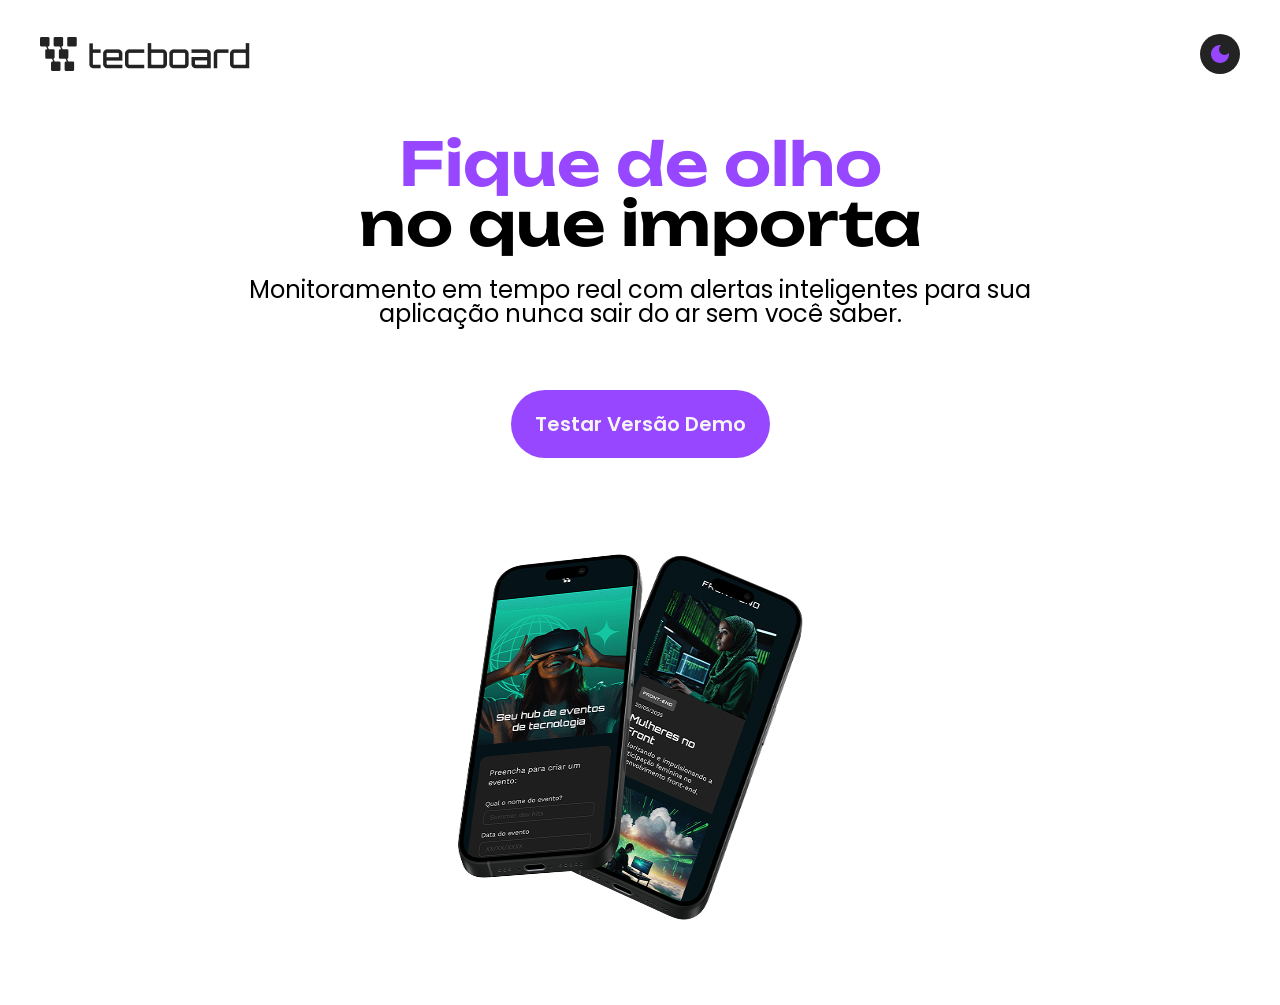
<file: tecboard/index.html>
<!doctype html>
<html lang="PT-br">
    <head>
        <meta charset="UTF-8">
        <meta name="viewport" content="width=device-width, initial-scale=1.0">
        <link rel="stylesheet" href="styles/styles.css">
        <link rel="stylesheet" href="styles/header.css">
        <link rel="stylesheet" href="styles/main.css">
        <link rel="icon" href="favicon-tecboard-branco.svg">
    </head>

    <body>
        <header class="cabecalho">
            <img class="cabecalho--logo" src="images/logo-tecboard-branco.png" alt="Logo tecboard">

            <input type="checkbox" id="darkmode" class="cabecalho--input">
            <label for="darkmode" class="input--label">
            </label>
        </header>

        <main class="conteudo">
            <h1 class="conteudo--titulo"><span class="titulo--destaque">Fique de olho<br></span> no que importa</h1>

            <p class="conteudo--texto">Monitoramento em tempo real com alertas inteligentes para sua aplicação nunca sair do ar sem você saber.</p>

            <a href="#" class="conteudo--botao">Testar Versão Demo</a>

            <picture class="conteudo--picture">
                <source media="(min-width:768px)" srcset="images/celulares-sobrepostos.png">
                <img class="picture--image" src="images/celulares-sobrepostos-mobile.png" alt="Dois celulares abertos no app da tecboard">
            </picture>

        </main>
    </body>
</html>
</file>
<file: tecboard/styles/styles.css>
@import url('https://fonts.googleapis.com/css2?family=Josefin+Sans:ital,wght@0,100..700;1,100..700&family=Poppins&display=swap');
@import url('https://fonts.googleapis.com/css2?family=Josefin+Sans:ital,wght@0,100..700;1,100..700&family=Poppins&family=Unbounded:wght@200..900&display=swap');

html, body, div, span, applet, object, iframe,
h1, h2, h3, h4, h5, h6, p, blockquote, pre,
a, abbr, acronym, address, big, cite, code,
del, dfn, em, img, ins, kbd, q, s, samp,
small, strike, strong, sub, sup, tt, var,
b, u, i, center,
dl, dt, dd, ol, ul, li,
fieldset, form, label, legend,
table, caption, tbody, tfoot, thead, tr, th, td,
article, aside, canvas, details, embed, 
figure, figcaption, footer, header, hgroup, 
menu, nav, output, ruby, section, summary,
time, mark, audio, video {
	margin: 0;
	padding: 0;
	border: 0;
	font-size: 100%;
	font: inherit;
	vertical-align: baseline;
}
/* HTML5 display-role reset for older browsers */
article, aside, details, figcaption, figure, 
footer, header, hgroup, menu, nav, section {
	display: block;
}
body {
	line-height: 1;
}
ol, ul {
	list-style: none;
}
blockquote, q {
	quotes: none;
}
blockquote:before, blockquote:after,
q:before, q:after {
	content: '';
	content: none;
}
table {
	border-collapse: collapse;
	border-spacing: 0;
}


:root {
     --roxo-destaque: #9747ff;
     --roxo-hover: #8233E8;
     --off-white: #F5F5F5;
     --grafite: #232323;
     --fundo-dark: #0E1014;
     --fundo-light: #FFFFFF;

     --font-texto: "Poppins";
     --font--titulo: "Unbounded";

     --titulo-size: 5.3504rem;
     --mobile-titulo-size: 2.5rem;
     --body-size: 2.0064rem;

	 --tablet-titulo-size: 3.75rem;
	 --tablet-text-size: 1.5rem;
} 

body {
        margin: 34px 16px;
}
</file>
<file: tecboard/styles/header.css>
.cabecalho {
    display: flex;
    justify-content: space-between;
    align-items: center;
}

.cabecalho--logo {
    width: 210px;
    height: 34px;
}

.cabecalho--darkWhiteMode {
    border: 0;
    box-shadow: none;
    background-color: transparent;
}

.cabecalho--input {
    display: none;
}

.input--label {
    width: 40px;
    height: 40px;
    background-image: url("../images/darkmode-branco.svg");
}

@media screen and (min-width: 1024px) {
    .cabecalho {
        margin: 0 auto 60px auto;
        width: 1200px;
    }
}
</file>
<file: tecboard/styles/main.css>
.conteudo {
    display: flex;
    flex-direction: column;
    gap: 24px;
    margin-top: 54px;
    align-items: center;
}

.conteudo--titulo {
    font-size: 80px;
    font-family: var(--font--titulo);
    font-weight: 600;
    text-align: center;
    
}

.titulo--destaque {
    color: var(--roxo-destaque);
}

.conteudo--texto {
    font-family: var(--font-texto);
    font-weight: 400;
    font-size: 20px;
    text-align: center;
}

.conteudo--botao {
    background-color: var(--roxo-destaque);
    text-decoration: none;
    padding: 24px;
    font-size: 20px;
    color: var(--off-white);
    border-radius: 36px;
    font-family: var(--font-texto);
    font-weight: 600;
    margin: 40px;
}


@media screen and (min-width: 768px) {
    .conteudo--titulo {
        font-size: var(--tablet-titulo-size);
    }

    .conteudo--texto {
        font-size: var(--tablet-text-size);
    }

    .picture--image {
        width: 624px;
        height: 446px;
    }
}

@media screen and (min-width:1024px) {
    .conteudo {
        width: 792px;
        margin: auto;
    }

}
</file>
<file: tecboard/tecboard/styles/styles.css>
@import url('https://fonts.googleapis.com/css2?family=Josefin+Sans:ital,wght@0,100..700;1,100..700&family=Poppins&display=swap');
@import url('https://fonts.googleapis.com/css2?family=Josefin+Sans:ital,wght@0,100..700;1,100..700&family=Poppins&family=Unbounded:wght@200..900&display=swap');

html, body, div, span, applet, object, iframe,
h1, h2, h3, h4, h5, h6, p, blockquote, pre,
a, abbr, acronym, address, big, cite, code,
del, dfn, em, img, ins, kbd, q, s, samp,
small, strike, strong, sub, sup, tt, var,
b, u, i, center,
dl, dt, dd, ol, ul, li,
fieldset, form, label, legend,
table, caption, tbody, tfoot, thead, tr, th, td,
article, aside, canvas, details, embed, 
figure, figcaption, footer, header, hgroup, 
menu, nav, output, ruby, section, summary,
time, mark, audio, video {
	margin: 0;
	padding: 0;
	border: 0;
	font-size: 100%;
	font: inherit;
	vertical-align: baseline;
}
/* HTML5 display-role reset for older browsers */
article, aside, details, figcaption, figure, 
footer, header, hgroup, menu, nav, section {
	display: block;
}
body {
	line-height: 1;
}
ol, ul {
	list-style: none;
}
blockquote, q {
	quotes: none;
}
blockquote:before, blockquote:after,
q:before, q:after {
	content: '';
	content: none;
}
table {
	border-collapse: collapse;
	border-spacing: 0;
}


:root {
     --roxo-destaque: #9747ff;
     --roxo-hover: #8233E8;
     --off-white: #F5F5F5;
     --grafite: #232323;
     --fundo-dark: #0E1014;
     --fundo-light: #FFFFFF;

     --font-texto: "Poppins";
     --font--titulo: "Unbounded";

     --titulo-size: 5.3504rem;
     --mobile-titulo-size: 2.5rem;
     --body-size: 2.0064rem;

	 --tablet-titulo-size: 3.75rem;
	 --tablet-text-size: 1.5rem;
} 

body {
        margin: 34px 16px;
}
</file>
<file: tecboard/tecboard/styles/header.css>
.cabecalho {
    display: flex;
    justify-content: space-between;
    align-items: center;
}

.cabecalho--logo {
    width: 210px;
    height: 34px;
}

.cabecalho--darkWhiteMode {
    border: 0;
    box-shadow: none;
    background-color: transparent;
}

.cabecalho--input {
    display: none;
}

.input--label {
    width: 40px;
    height: 40px;
    background-image: url("../images/darkmode-branco.svg");
}

@media screen and (min-width: 1024px) {
    .cabecalho {
        margin: 0 auto 60px auto;
        width: 1200px;
    }
}
</file>
<file: tecboard/tecboard/styles/main.css>
.conteudo {
    display: flex;
    flex-direction: column;
    gap: 24px;
    margin-top: 54px;
    align-items: center;
}

.conteudo--titulo {
    font-size: 80px;
    font-family: var(--font--titulo);
    font-weight: 600;
    text-align: center;
    
}

.titulo--destaque {
    color: var(--roxo-destaque);
}

.conteudo--texto {
    font-family: var(--font-texto);
    font-weight: 400;
    font-size: 20px;
    text-align: center;
}

.conteudo--botao {
    background-color: var(--roxo-destaque);
    text-decoration: none;
    padding: 24px;
    font-size: 20px;
    color: var(--off-white);
    border-radius: 36px;
    font-family: var(--font-texto);
    font-weight: 600;
    margin: 40px;
}


@media screen and (min-width: 768px) {
    .conteudo--titulo {
        font-size: var(--tablet-titulo-size);
    }

    .conteudo--texto {
        font-size: var(--tablet-text-size);
    }

    .picture--image {
        width: 624px;
        height: 446px;
    }
}

@media screen and (min-width:1024px) {
    .conteudo {
        width: 792px;
        margin: auto;
    }

}
</file>
